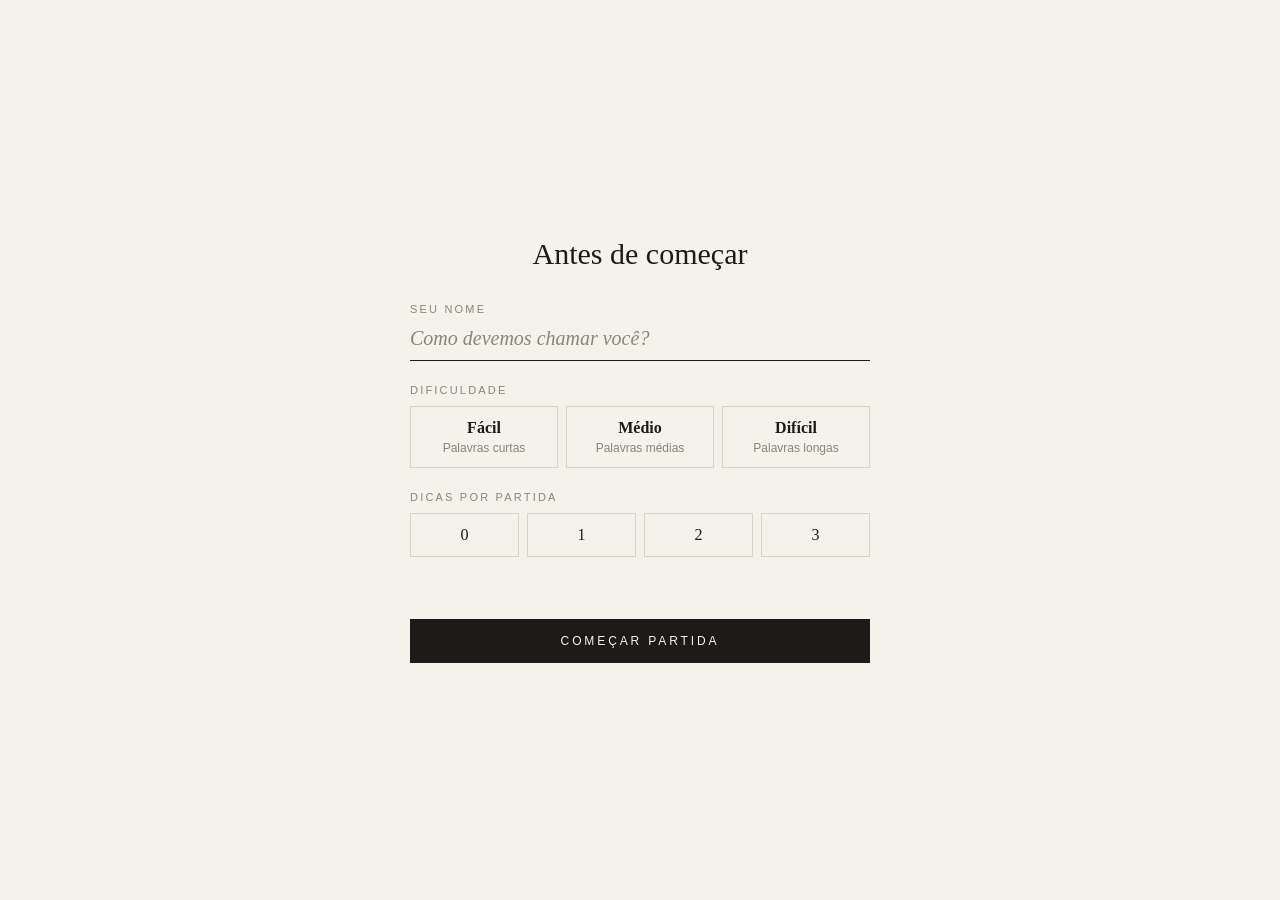
<file: index.html>
<!DOCTYPE html>
<!-- Declara que este arquivo é HTML5 -->
<html lang="pt-BR"> <!-- lang ajuda leitores de tela e tradutores a saber o idioma -->
<head>
  <meta charset="UTF-8"> <!-- Codificação que permite acentos (ç, ã, é...) -->
  <!-- Faz a página se ajustar à largura do celular (responsividade) -->
  <meta name="viewport" content="width=device-width, initial-scale=1">
  <title>Forca</title>
  <!-- Liga o arquivo de estilos (aparência) -->
  <link rel="stylesheet" href="style.css">
</head>
<body>
  <main>
    <!-- CABEÇALHO: título e subtítulo -->
    <header>
      <h1>Forca</h1>
      <p class="sub">Uma palavra. Seis chances.</p>
      <!-- Mostra jogador, dificuldade e botão para reabrir a configuração -->
      <p class="player" id="player"></p>
    </header>

    <!-- TELA DE CONFIGURAÇÃO: aparece antes de cada configuração de partida.
         "hidden" esconde/mostra; o JS controla. -->
    <div id="setup" class="setup" role="dialog" aria-modal="true" aria-labelledby="setupTitle">
      <div class="setup-box">
        <h2 id="setupTitle">Antes de começar</h2>

        <label class="label" for="name">Seu nome</label>
        <input id="name" type="text" maxlength="20" autocomplete="off" placeholder="Como devemos chamar você?">

        <div class="label">Dificuldade</div>
        <div id="levels" class="choices" role="radiogroup" aria-label="Dificuldade">
          <button type="button" role="radio" data-level="easy"><b>Fácil</b><small>Palavras curtas</small></button>
          <button type="button" role="radio" data-level="medium"><b>Médio</b><small>Palavras médias</small></button>
          <button type="button" role="radio" data-level="hard"><b>Difícil</b><small>Palavras longas</small></button>
        </div>

        <div class="label">Dicas por partida</div>
        <div id="hintChoices" class="choices" role="radiogroup" aria-label="Quantidade de dicas">
          <button type="button" role="radio" data-n="0">0</button>
          <button type="button" role="radio" data-n="1">1</button>
          <button type="button" role="radio" data-n="2">2</button>
          <button type="button" role="radio" data-n="3">3</button>
        </div>
        <p class="note" id="setupNote"></p>

        <button id="startBtn" type="button" class="start">Começar partida</button>
      </div>
    </div>

    <!-- TABULEIRO: desenho da forca (esquerda) + informações (direita) -->
    <section class="board">

      <!-- Área do desenho. role="img" + aria-label descrevem a imagem para leitores de tela -->
      <div class="stage" role="img" aria-label="Desenho da forca">
        <!-- "frame" = estrutura fixa, sempre visível (erros = 0) -->
        <div class="frame base"></div>  <!-- chão -->
        <div class="frame pole"></div>  <!-- poste vertical -->
        <div class="frame beam"></div>  <!-- trave horizontal -->
        <div class="frame rope"></div>  <!-- corda -->

        <!-- "part" = partes do boneco, começam invisíveis.
             O JavaScript as revela na ordem: 1 erro = cabeça, 2 = corpo, etc. -->
        <div class="part head"></div>
        <div class="part body"></div>
        <div class="part arm l"></div>  <!-- braço esquerdo -->
        <div class="part arm r"></div>  <!-- braço direito -->
        <div class="part leg l"></div>  <!-- perna esquerda -->
        <div class="part leg r"></div>  <!-- perna direita -->
      </div>

      <!-- Coluna de informações -->
      <div class="info">
        <div class="label">Palavra</div>
        <!-- O JS preenche aqui as lacunas e letras. aria-live avisa leitores de tela quando muda -->
        <div id="word" aria-live="polite"></div>

        <div class="meta">
          <div>
            <div class="label">Letras usadas</div>
            <div id="used"></div> <!-- JS lista as letras já tentadas -->
          </div>
          <div class="right">
            <div class="label">Erros</div>
            <div id="counter">0 / 6</div> <!-- JS atualiza: "2 / 6" -->
          </div>
        </div>

        <!-- Dicas: lista vazia que o JS preenche conforme o jogador pede -->
        <div class="hints">
          <div class="label">Dicas</div>
          <ol id="hintList"></ol>
          <button id="hintBtn" type="button" class="link">Pedir dica</button>
        </div>
      </div>
    </section>

    <!-- Mensagens de feedback (acerto, erro, aviso, vitória, derrota) -->
    <p id="msg" role="status" aria-live="assertive"></p>

    <!-- Teclado virtual: os botões A-Z são criados pelo JavaScript -->
    <div id="kb" aria-label="Teclado virtual"></div>

    <footer>
      <button id="new" type="button">Nova partida</button>
    </footer>
  </main>

  <!-- Camada da comemoração: ocupa a tela toda, mas não bloqueia cliques.
       O JavaScript cria os confetes aqui dentro quando o jogador vence. -->
  <div id="confetti" aria-hidden="true"></div>

  <!-- O script fica no FIM do body para que os elementos acima já existam quando ele rodar -->
  <script src="script.js"></script>
</body>
</html>
</file>
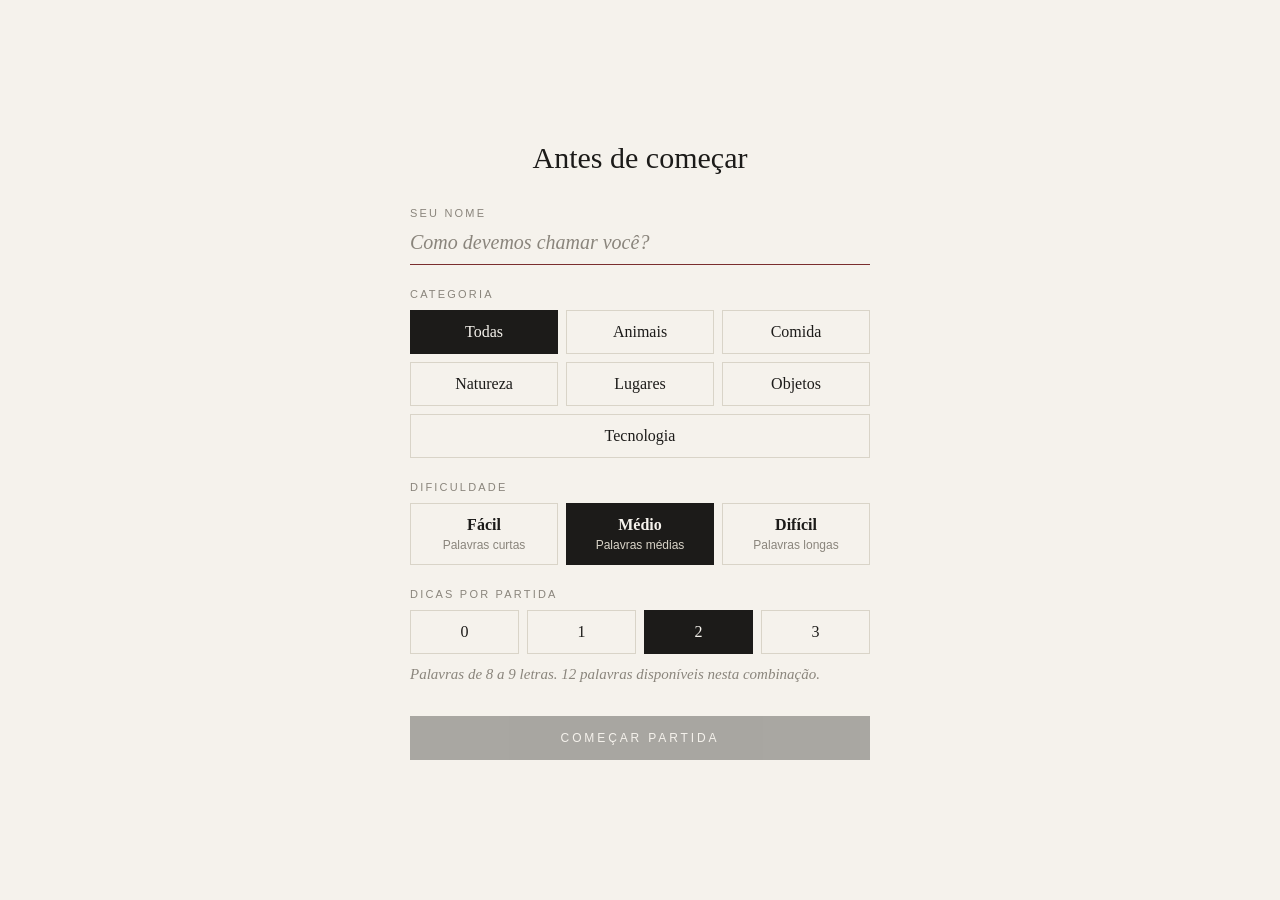
<file: index (2).html>
<!DOCTYPE html>
<!-- Declara que este arquivo é HTML5 -->
<html lang="pt-BR"> <!-- lang ajuda leitores de tela e tradutores a saber o idioma -->
<head>
  <meta charset="UTF-8"> <!-- Codificação que permite acentos (ç, ã, é...) -->
  <!-- Faz a página se ajustar à largura do celular (responsividade) -->
  <meta name="viewport" content="width=device-width, initial-scale=1">
  <title>Forca</title>
  <!-- Liga o arquivo de estilos (aparência) -->
  <link rel="stylesheet" href="style.css">
</head>
<body>
  <main>
    <!-- CABEÇALHO: título e subtítulo -->
    <header>
      <h1>Forca</h1>
      <p class="sub">Uma palavra. Seis chances.</p>
      <!-- Mostra jogador, dificuldade e botão para reabrir a configuração -->
      <p class="player" id="player"></p>
    </header>

    <!-- TELA DE CONFIGURAÇÃO: aparece antes de cada configuração de partida.
         "hidden" esconde/mostra; o JS controla. -->
    <div id="setup" class="setup" role="dialog" aria-modal="true" aria-labelledby="setupTitle">
      <div class="setup-box">
        <h2 id="setupTitle">Antes de começar</h2>

        <label class="label" for="name">Seu nome</label>
        <input id="name" type="text" maxlength="20" autocomplete="off" placeholder="Como devemos chamar você?">

        <div class="label">Categoria</div>
        <div id="cats" class="choices wrap" role="radiogroup" aria-label="Categoria">
          <button type="button" role="radio" data-cat="all">Todas</button>
          <button type="button" role="radio" data-cat="Animais">Animais</button>
          <button type="button" role="radio" data-cat="Comida">Comida</button>
          <button type="button" role="radio" data-cat="Natureza">Natureza</button>
          <button type="button" role="radio" data-cat="Lugares">Lugares</button>
          <button type="button" role="radio" data-cat="Objetos">Objetos</button>
          <button type="button" role="radio" data-cat="Tecnologia">Tecnologia</button>
        </div>

        <div class="label">Dificuldade</div>
        <div id="levels" class="choices" role="radiogroup" aria-label="Dificuldade">
          <button type="button" role="radio" data-level="easy"><b>Fácil</b><small>Palavras curtas</small></button>
          <button type="button" role="radio" data-level="medium"><b>Médio</b><small>Palavras médias</small></button>
          <button type="button" role="radio" data-level="hard"><b>Difícil</b><small>Palavras longas</small></button>
        </div>

        <div class="label">Dicas por partida</div>
        <div id="hintChoices" class="choices" role="radiogroup" aria-label="Quantidade de dicas">
          <button type="button" role="radio" data-n="0">0</button>
          <button type="button" role="radio" data-n="1">1</button>
          <button type="button" role="radio" data-n="2">2</button>
          <button type="button" role="radio" data-n="3">3</button>
        </div>
        <p class="note" id="setupNote"></p>

        <button id="startBtn" type="button" class="start">Começar partida</button>
      </div>
    </div>

    <!-- TABULEIRO: desenho da forca (esquerda) + informações (direita) -->
    <section class="board">

      <!-- Área do desenho. role="img" + aria-label descrevem a imagem para leitores de tela -->
      <div class="stage" role="img" aria-label="Desenho da forca">
        <!-- "frame" = estrutura fixa, sempre visível (erros = 0) -->
        <div class="frame base"></div>  <!-- chão -->
        <div class="frame pole"></div>  <!-- poste vertical -->
        <div class="frame beam"></div>  <!-- trave horizontal -->
        <div class="frame rope"></div>  <!-- corda -->

        <!-- "part" = partes do boneco, começam invisíveis.
             O JavaScript as revela na ordem: 1 erro = cabeça, 2 = corpo, etc. -->
        <div class="part head"></div>
        <div class="part body"></div>
        <div class="part arm l"></div>  <!-- braço esquerdo -->
        <div class="part arm r"></div>  <!-- braço direito -->
        <div class="part leg l"></div>  <!-- perna esquerda -->
        <div class="part leg r"></div>  <!-- perna direita -->
      </div>

      <!-- Coluna de informações -->
      <div class="info">
        <div class="label">Palavra</div>
        <!-- O JS preenche aqui as lacunas e letras. aria-live avisa leitores de tela quando muda -->
        <div id="word" aria-live="polite"></div>

        <div class="meta">
          <div>
            <div class="label">Letras usadas</div>
            <div id="used"></div> <!-- JS lista as letras já tentadas -->
          </div>
          <div class="right">
            <div class="label">Erros</div>
            <div id="counter">0 / 6</div> <!-- JS atualiza: "2 / 6" -->
          </div>
        </div>

        <!-- Dicas: lista vazia que o JS preenche conforme o jogador pede -->
        <div class="hints">
          <div class="label">Dicas</div>
          <ol id="hintList"></ol>
          <button id="hintBtn" type="button" class="link">Pedir dica</button>
        </div>
      </div>
    </section>

    <!-- Mensagens de feedback (acerto, erro, aviso, vitória, derrota) -->
    <p id="msg" role="status" aria-live="assertive"></p>

    <!-- Teclado virtual: os botões A-Z são criados pelo JavaScript -->
    <div id="kb" aria-label="Teclado virtual"></div>

    <footer>
      <button id="new" type="button">Nova partida</button>
    </footer>
  </main>

  <!-- Camada da comemoração: ocupa a tela toda, mas não bloqueia cliques.
       O JavaScript cria os confetes aqui dentro quando o jogador vence. -->
  <div id="confetti" aria-hidden="true"></div>

  <!-- TELA DE RESULTADO: aparece ao fim da partida (vitória ou derrota).
       O JS troca a classe win/lose e preenche os textos e números. -->
  <div id="result" class="result" role="dialog" aria-modal="true" aria-labelledby="resultTitle" hidden>
    <div class="result-box">
      <h2 id="resultTitle"></h2>
      <p class="result-text" id="resultText"></p>
      <div class="result-word" id="resultWord"></div>
      <dl class="stats" id="resultStats"></dl>
      <p class="score" id="resultScore"></p>
      <div class="result-actions">
        <button id="againBtn" type="button" class="start"></button>
        <button id="changeBtn" type="button" class="link">Alterar configurações</button>
        <button id="viewBtn" type="button" class="link">Ver tabuleiro</button>
      </div>
    </div>
  </div>

  <!-- O script fica no FIM do body para que os elementos acima já existam quando ele rodar -->
  <script src="script.js"></script>
</body>
</html>
</file>
<file: style.css>
/* ==========================================================
   1. VARIÁVEIS (design tokens)
   Definimos cores e fontes uma única vez. Para mudar o tema
   inteiro, basta alterar os valores aqui.
   ========================================================== */
   :root{
    --paper:#f5f2ec;   /* fundo marfim */
    --ink:#1c1b19;     /* texto principal, quase preto */
    --muted:#8a857c;   /* texto secundário (cinza quente) */
    --line:#d9d4c8;    /* linhas finas e bordas */
    --accent:#7a2e2e;  /* única cor de destaque (vinho) */
    --serif:"Iowan Old Style","Palatino Linotype",Palatino,Georgia,"Times New Roman",serif; /* lista de fontes: usa a primeira disponível */
    --sans:"Helvetica Neue",Helvetica,Arial,system-ui,sans-serif;
  }
  
  /* Faz width/height incluírem padding e borda: facilita calcular tamanhos */
  *{box-sizing:border-box}
  
  body{margin:0;background:var(--paper);color:var(--ink);font-family:var(--serif);min-height:100vh}
  
  /* Coluna central com largura máxima: mantém a leitura confortável */
  main{max-width:760px;margin:0 auto;padding:56px 24px 48px}
  
  /* ==========================================================
     2. CABEÇALHO
     ========================================================== */
  header{text-align:center;margin-bottom:44px}
  h1{
    font-weight:400;font-size:44px;
    letter-spacing:.32em;          /* espaço entre letras = ar de elegância */
    text-transform:uppercase;
    margin:0 0 10px;
    padding-left:.32em;            /* compensa o espaço extra no fim, para centralizar de verdade */
  }
  .sub{margin:0;font-style:italic;color:var(--muted);font-size:17px}
  
  /* Rótulo pequeno usado acima de cada bloco ("PALAVRA", "ERROS"...) */
  .label{font:11px/1 var(--sans);letter-spacing:.2em;text-transform:uppercase;color:var(--muted);margin-bottom:12px}
  
  /* ==========================================================
     3. TABULEIRO (grid de 2 colunas)
     ========================================================== */
  .board{
    display:grid;
    grid-template-columns:240px 1fr;   /* coluna fixa do desenho + resto para informações */
    gap:48px;padding:36px 0;
    border-top:1px solid var(--line);border-bottom:1px solid var(--line);
  }
  /* Em telas estreitas (celular) empilha as colunas */
  @media(max-width:640px){
    .board{grid-template-columns:1fr;gap:28px}
    .stage{margin:0 auto}
  }
  
  /* ==========================================================
     4. DESENHO DA FORCA
     Tudo é feito com <div> posicionados dentro de uma caixa de
     220x260px. position:absolute coloca cada peça por coordenadas
     (left/top/bottom) relativas ao .stage.
     ========================================================== */
  .stage{position:relative;width:220px;height:260px}
  .stage div{position:absolute;background:var(--ink)}
  
  /* Estrutura fixa */
  .base{left:20px;bottom:0;width:160px;height:2px}
  .pole{left:60px;bottom:0;width:2px;height:250px}
  .beam{left:60px;top:10px;width:110px;height:2px}
  .rope{left:169px;top:10px;width:1px;height:28px}
  
  /* Partes do boneco: começam transparentes e ganham a classe "show" via JS */
  .part{opacity:0;transition:opacity .35s ease}   /* transition = fade suave */
  .part.show{opacity:1}
  
  /* Cabeça: um círculo só com borda (border-radius:50% arredonda) */
  .head{
    left:150px;top:38px;width:40px;height:40px;
    border:2px solid var(--accent);border-radius:50%;
    background:transparent!important;   /* !important vence o fundo geral de ".stage div" */
  }
  /* Corpo, braços e pernas são linhas finas. transform-origin:top faz a
     rotação girar a partir do ponto em que prendem ao corpo. */
  .body,.arm,.leg{background:var(--accent)!important;width:2px;transform-origin:top center}
  .body{left:169px;top:78px;height:70px}
  .arm{top:92px;height:44px}
  .arm.l{left:169px;transform:rotate(50deg)}    /* gira p/ um lado... */
  .arm.r{left:169px;transform:rotate(-50deg)}   /* ...e p/ o outro */
  .leg{top:148px;height:52px}
  .leg.l{left:169px;transform:rotate(28deg)}
  .leg.r{left:169px;transform:rotate(-28deg)}
  
  /* ==========================================================
     5. COLUNA DE INFORMAÇÕES
     ========================================================== */
  .info{display:flex;flex-direction:column;gap:30px;min-width:0}
  
  /* Palavra: cada letra é uma "célula" com um traço embaixo (a lacuna) */
  #word{display:flex;flex-wrap:wrap;gap:8px 10px;min-height:48px}
  .cell{
    display:inline-block;min-width:30px;height:46px;
    border-bottom:1.5px solid var(--ink);   /* o traço da lacuna */
    text-align:center;font-size:32px;line-height:44px;text-transform:uppercase;
  }
  .cell.gap{border:0;min-width:14px}        /* caracteres que não são letras (hífen): sem traço */
  .cell.reveal{color:var(--accent)}         /* letras reveladas após a derrota ficam em vinho */
  
  /* Letras usadas à esquerda, contador à direita */
  .meta{display:flex;justify-content:space-between;gap:24px}
  .right{text-align:right}
  #used{font-size:20px;letter-spacing:.18em;min-height:28px;text-transform:uppercase}
  #used .hit{color:var(--ink)}                                   /* acerto */
  #used .miss{color:var(--accent);text-decoration:line-through}  /* erro riscado */
  #counter{font-size:20px}
  
  /* Dicas */
  .hints ol{margin:0 0 12px;padding-left:20px;font-style:italic;font-size:17px;line-height:1.5;color:#3c3a36}
  .hints li{margin-bottom:4px}
  /* Botão com aparência de link sublinhado */
  .link{
    background:none;border:0;padding:0;
    font:12px/1 var(--sans);letter-spacing:.16em;text-transform:uppercase;
    color:var(--ink);border-bottom:1px solid var(--ink);padding-bottom:3px;cursor:pointer;
  }
  .link:disabled{color:var(--muted);border-color:var(--line);cursor:default}  /* estado desativado */
  
  /* ==========================================================
     6. MENSAGENS
     O JS troca a classe (warn/win/lose) para mudar a cor.
     ========================================================== */
  #msg{text-align:center;font-style:italic;font-size:18px;min-height:28px;margin:28px 0 20px}
  #msg.warn{color:var(--muted)}
  #msg.win{color:var(--ink);font-style:normal;letter-spacing:.04em}
  #msg.lose{color:var(--accent)}
  
  /* ==========================================================
     7. TECLADO VIRTUAL
     ========================================================== */
  #kb{display:flex;flex-wrap:wrap;justify-content:center;gap:4px;max-width:560px;margin:0 auto}
  #kb button{
    width:40px;height:40px;background:transparent;border:1px solid var(--line);
    color:var(--ink);font:15px var(--sans);cursor:pointer;
    transition:background .15s,color .15s,border-color .15s;   /* animação suave ao mudar de estado */
  }
  #kb button:hover{border-color:var(--ink)}
  #kb button.hit{background:var(--ink);color:var(--paper);border-color:var(--ink)}  /* tecla acertada: preenchida */
  #kb button.miss{color:var(--muted);border-color:transparent;text-decoration:line-through} /* errada: riscada */
  #kb button.hit,#kb button.miss{cursor:default}
  #kb.locked button{opacity:.35;cursor:default}   /* fim de jogo: teclado "apagado" */
  
  /* ==========================================================
     8. BOTÃO NOVA PARTIDA e ACESSIBILIDADE
     ========================================================== */
  footer{text-align:center;margin-top:44px}
  #new{
    background:var(--ink);color:var(--paper);border:0;padding:14px 34px;
    font:12px/1 var(--sans);letter-spacing:.24em;text-transform:uppercase;
    cursor:pointer;transition:background .2s;
  }
  #new:hover{background:var(--accent)}
  /* Contorno visível ao navegar com Tab (importante para quem usa só o teclado) */
  button:focus-visible{outline:2px solid var(--accent);outline-offset:3px}
  
  /* ==========================================================
     9. COMEMORAÇÃO DE VITÓRIA
     ========================================================== */
  
  /* Camada fixa sobre a tela inteira. pointer-events:none deixa os cliques
     "atravessarem" os confetes, para o jogador poder clicar em Nova partida. */
  #confetti{position:fixed;inset:0;pointer-events:none;overflow:hidden;z-index:30}
  
  /* Cada confete é um pequeno retângulo (papel picado). O JS define, para cada um,
     a posição inicial, a cor, a duração e as variáveis --dx (deslize lateral)
     e --rot (giro), que a animação abaixo usa. */
  .confetto{position:absolute;top:-20px;width:7px;height:14px;animation:fall linear forwards}
  
  /* Cai da parte de cima até além da base da tela, girando e desbotando no fim */
  @keyframes fall{
    0%  {transform:translate3d(0,0,0) rotate(0);opacity:1}
    85% {opacity:1}
    100%{transform:translate3d(var(--dx),105vh,0) rotate(var(--rot));opacity:0}
  }
  
  /* As letras da palavra "saltam" uma depois da outra, como uma onda.
     --i é o número da letra (definido pelo JS) e cria o atraso escalonado. */
  .cell.win{color:var(--accent);animation:pop .6s ease both;animation-delay:calc(var(--i) * 80ms)}
  @keyframes pop{
    0%,100%{transform:translateY(0)}
    40%    {transform:translateY(-12px)}
  }
  
  /* Mensagem de vitória um pouco maior, com destaque */
  #msg.win{font-size:22px;color:var(--accent)}
  
  /* Respeita quem desativou animações no sistema (acessibilidade) */
  @media (prefers-reduced-motion:reduce){
    #confetti{display:none}
    .cell.win{animation:none}
  }
/* ==========================================================
   10. TELA DE CONFIGURAÇÃO (nome, dificuldade, dicas)
   ========================================================== */
.player{margin:14px 0 0;font-size:16px;color:var(--ink)}
.player .link{margin-left:14px}

/* Camada que cobre a tela até o jogador começar */
.setup{position:fixed;inset:0;z-index:20;background:var(--paper);display:flex;align-items:center;justify-content:center;padding:24px;overflow:auto}
.setup[hidden]{display:none}
.setup-box{width:100%;max-width:460px}
.setup-box h2{font-weight:400;font-size:30px;margin:0 0 28px;text-align:center}
.setup-box .label{margin:24px 0 10px}
#name{
  width:100%;padding:10px 0;font:20px var(--serif);color:var(--ink);
  background:transparent;border:0;border-bottom:1.5px solid var(--ink);border-radius:0;
}
#name:focus{outline:none;border-color:var(--accent)}
#name::placeholder{color:var(--muted);font-style:italic}

.choices{display:flex;gap:8px}
.choices button{
  flex:1;padding:12px 8px;background:transparent;border:1px solid var(--line);
  color:var(--ink);font:16px var(--serif);cursor:pointer;
  display:flex;flex-direction:column;gap:4px;align-items:center;
  transition:background .15s,color .15s,border-color .15s;
}
.choices button small{font:12px var(--sans);color:var(--muted)}
.choices button:hover{border-color:var(--ink)}
.choices button[aria-checked="true"]{background:var(--ink);color:var(--paper);border-color:var(--ink)}
.choices button[aria-checked="true"] small{color:var(--line)}
.note{margin:12px 0 0;font-style:italic;color:var(--muted);font-size:15px;min-height:22px}
.start{
  display:block;width:100%;margin-top:28px;background:var(--ink);color:var(--paper);border:0;padding:16px;
  font:12px/1 var(--sans);letter-spacing:.24em;text-transform:uppercase;cursor:pointer;transition:background .2s;
}
.start:hover{background:var(--accent)}
.start:disabled{opacity:.35;cursor:default;background:var(--ink)}
input:focus-visible{outline:none}

/* Mais uma categoria na tela de configuração: botões quebram em linhas */
.choices.wrap{flex-wrap:wrap}
.choices.wrap button{flex:1 1 28%}
.setup,.result{align-items:flex-start;justify-content:flex-start}
.setup-box,.result-box{margin:auto}

/* ==========================================================
   11. AVISO DE ÚLTIMA CHANCE
   ========================================================== */
#msg.alert{color:var(--accent);font-style:normal;letter-spacing:.03em}

/* ==========================================================
   12. TELA DE RESULTADO (vitória e derrota)
   ========================================================== */
:root{--gold:#b08d57}
.result{position:fixed;inset:0;z-index:15;display:flex;padding:24px;background:rgba(28,27,25,.55);overflow:auto}
.result[hidden]{display:none}
.result-box{
  width:100%;max-width:480px;background:var(--paper);padding:40px 36px 32px;text-align:center;
  border-top:4px solid var(--ink);animation:rise .4s ease both;
}
.result.win .result-box{border-top-color:var(--gold)}
.result.lose .result-box{border-top-color:var(--accent)}
@keyframes rise{from{opacity:0;transform:translateY(14px)}to{opacity:1;transform:none}}
.result h2{font-weight:400;font-size:32px;margin:0 0 8px}
.result.win h2{color:var(--accent)}
.result-text{margin:0 0 24px;font-style:italic;color:var(--muted);font-size:17px}
.result-word{
  font-size:34px;letter-spacing:.2em;padding:14px 0 14px .2em;text-transform:uppercase;
  border-top:1px solid var(--line);border-bottom:1px solid var(--line);margin-bottom:22px;
}
.result.lose .result-word{color:var(--accent)}
.stats{display:flex;justify-content:center;gap:32px;margin:0 0 20px}
.stats div{display:flex;flex-direction:column-reverse;gap:6px;align-items:center}
.stats dt{font:11px/1 var(--sans);letter-spacing:.2em;text-transform:uppercase;color:var(--muted)}
.stats dd{margin:0;font-size:24px}
.score{margin:0 0 26px;font-size:15px;color:var(--muted)}
.result-actions{display:flex;flex-direction:column;gap:16px;align-items:center}
.result-actions .start{margin:0 0 4px}
@media (prefers-reduced-motion:reduce){.result-box{animation:none}}
</file>
